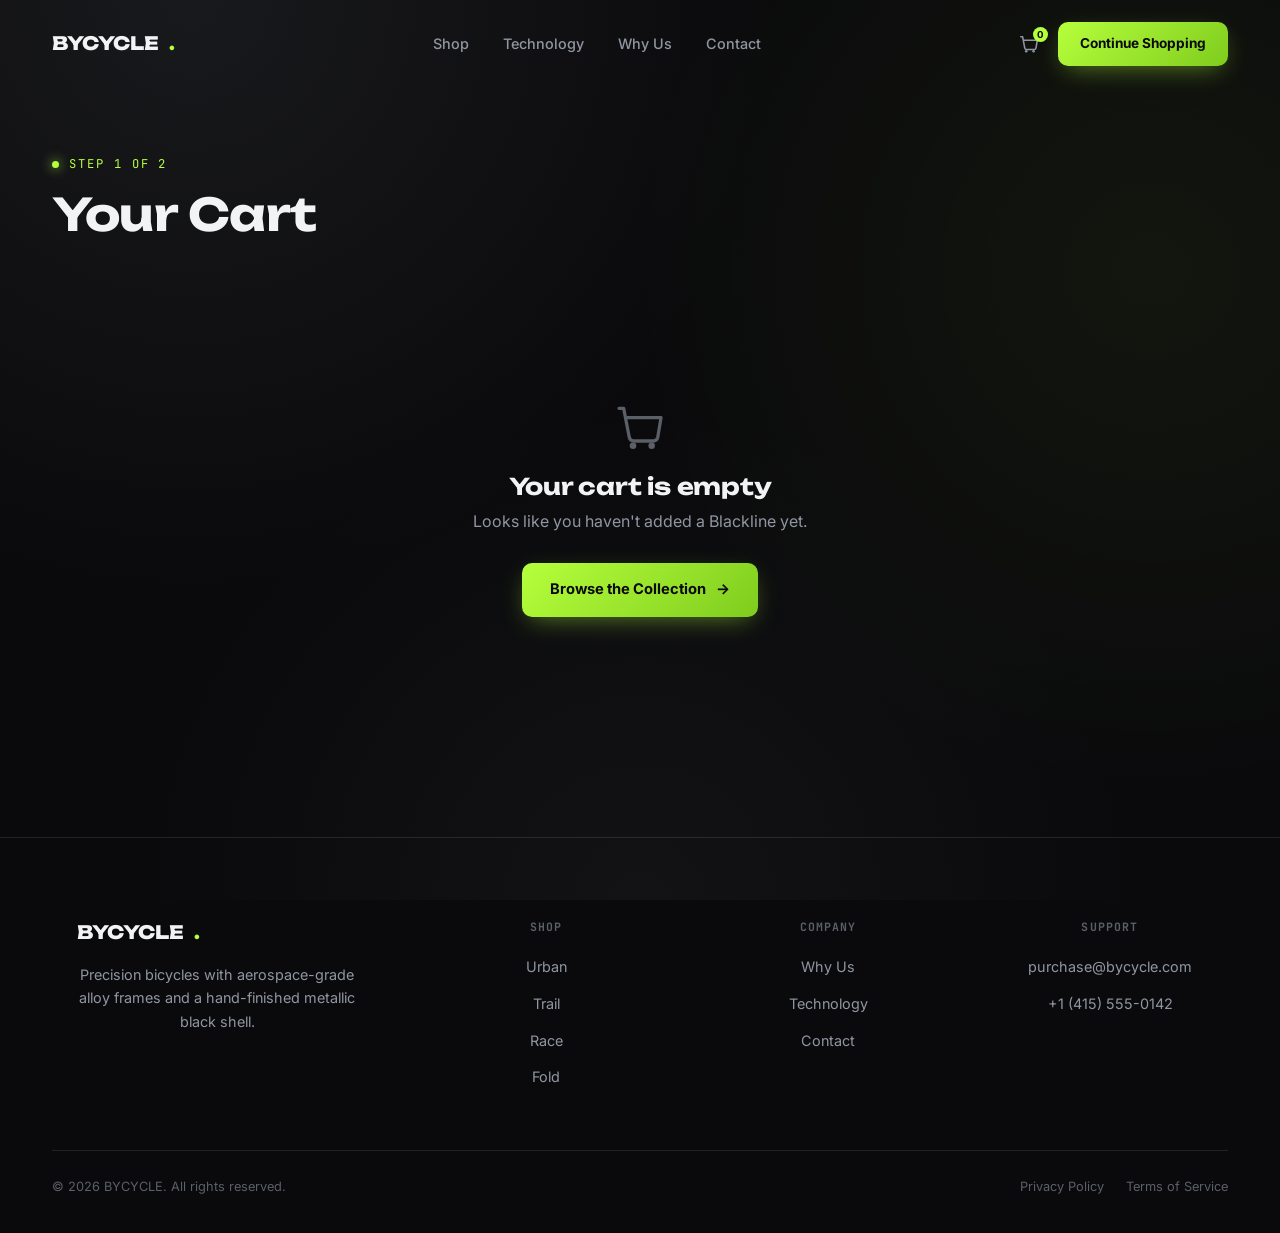
<file: cart.html>
<!DOCTYPE html>
<html lang="en">
<head>
<meta charset="UTF-8">
<meta name="viewport" content="width=device-width, initial-scale=1.0, viewport-fit=cover">
<title>Your Cart — BYCYCLE</title>
<meta name="description" content="Review your BYCYCLE order before checkout.">
<link rel="icon" href="data:image/svg+xml,%3Csvg xmlns='http://www.w3.org/2000/svg' viewBox='0 0 32 32'%3E%3Crect width='32' height='32' rx='8' fill='%230A0A0C'/%3E%3Ccircle cx='9' cy='22' r='5' stroke='%23B6FF3C' stroke-width='2' fill='none'/%3E%3Ccircle cx='23' cy='22' r='5' stroke='%23B6FF3C' stroke-width='2' fill='none'/%3E%3Cpath d='M9 22l6-11h5l3 11M15 11l3 5' stroke='%23E4E7EC' stroke-width='2' fill='none' stroke-linecap='round'/%3E%3C/svg%3E">
<link rel="preconnect" href="https://fonts.googleapis.com">
<link rel="preconnect" href="https://fonts.gstatic.com" crossorigin>
<link href="https://fonts.googleapis.com/css2?family=Unbounded:wght@500;700;800&family=Inter:wght@400;500;600;700&family=JetBrains+Mono:wght@400;500&display=swap" rel="stylesheet">
<link rel="stylesheet" href="style.css">
<style>
.cart-hero{padding:150px 0 40px;}
.cart-layout{display:grid;grid-template-columns:1.6fr 1fr;gap:48px;align-items:start;padding-bottom:120px;}
.cart-items{border-top:1px solid var(--border);}
.cart-row{display:grid;grid-template-columns:70px 1fr auto auto auto;gap:20px;align-items:center;padding:24px 0;border-bottom:1px solid var(--border);}
.cart-thumb{width:70px;height:70px;border-radius:12px;background:var(--bg-1);border:1px solid var(--border);overflow:hidden;flex-shrink:0;}
.cart-thumb img{width:100%;height:100%;object-fit:cover;display:block;}
.cart-name{font-family:var(--font-display);font-size:1.02rem;font-weight:700;margin-bottom:4px;}
.cart-meta{font-size:.8rem;color:var(--text-dim);}
.cart-meta button{color:var(--text-dim);text-decoration:underline;margin-top:6px;font-size:.78rem;}
.cart-meta button:hover{color:#ff6b6b;}
.cart-qty{display:flex;align-items:center;border:1px solid var(--border-strong);border-radius:10px;overflow:hidden;height:38px;}
.cart-qty button{width:34px;height:100%;background:var(--surface);color:var(--text);}
.cart-qty span{width:34px;text-align:center;font-family:var(--font-mono);font-size:.85rem;}
.cart-price{font-family:var(--font-mono);font-weight:600;white-space:nowrap;}
.summary-card{border:1px solid var(--border);border-radius:18px;padding:32px;background:var(--surface);position:sticky;top:120px;}
.summary-row{display:flex;justify-content:space-between;padding:10px 0;font-size:.92rem;color:var(--text-muted);}
.summary-row.total{border-top:1px solid var(--border);margin-top:10px;padding-top:18px;font-size:1.15rem;color:var(--text);font-weight:700;font-family:var(--font-display);}
.promo-row{display:flex;gap:10px;margin:20px 0;}
.promo-row input{flex:1;padding:11px 14px;border-radius:10px;background:var(--bg-1);border:1px solid var(--border-strong);color:var(--text);font-size:.85rem;}
.empty-cart{text-align:center;padding:100px 0;}
.empty-cart svg{margin:0 auto 20px;color:var(--text-dim);}
@media (max-width:900px){
  .nav-links,.nav-cta .btn{display:none;}
  .nav-toggle{display:flex;}
  .cart-layout{grid-template-columns:1fr;}
  .cart-row{grid-template-columns:56px 1fr;grid-template-areas:"thumb name" "thumb qty" "thumb price";row-gap:10px;}
  .cart-thumb{grid-area:thumb;}
  .summary-card{position:static;}
}
</style>
</head>
<body>

<a href="#main" class="skip-link">Skip to content</a>
<div class="bg-fixed" aria-hidden="true"></div>

<header class="nav" id="nav">
  <div class="container">
    <a href="index.html" class="logo" aria-label="BYCYCLE home">BYCYCLE<span>.</span></a>
    <nav class="nav-links" aria-label="Primary">
      <a href="shop.html">Shop</a>
      <a href="index.html#tech">Technology</a>
      <a href="index.html#why">Why Us</a>
      <a href="contact.html">Contact</a>
    </nav>
    <div class="nav-cta">
      <a href="cart.html" class="cart-icon" aria-label="Cart">
        <svg width="22" height="22" viewBox="0 0 24 24" fill="none"><path d="M3 4h2l2.4 12.4a2 2 0 002 1.6h8.2a2 2 0 002-1.6L21 8H6" stroke="currentColor" stroke-width="1.7" stroke-linecap="round" stroke-linejoin="round"/><circle cx="9" cy="20" r="1.4" fill="currentColor"/><circle cx="17" cy="20" r="1.4" fill="currentColor"/></svg>
        <span class="cart-badge">0</span>
      </a>
      <a href="shop.html" class="btn btn-primary">Continue Shopping</a>
    </div>
    <button class="nav-toggle" id="navToggle" aria-label="Open menu" aria-expanded="false"><span></span></button>
  </div>
</header>

<div class="mobile-panel" id="mobilePanel">
  <a href="shop.html">Shop</a>
  <a href="index.html#tech">Technology</a>
  <a href="index.html#why">Why Us</a>
  <a href="contact.html">Contact</a>
  <a href="shop.html" class="btn btn-primary">Continue Shopping</a>
</div>

<main id="main">
  <section class="cart-hero">
    <div class="container">
      <div class="eyebrow">Step 1 of 2</div>
      <h1 style="font-size:clamp(2rem,4vw,2.8rem);">Your Cart</h1>
    </div>
  </section>

  <section style="padding-top:20px;">
    <div class="container" id="cartContainer">
      <!-- filled by JS -->
    </div>
  </section>
</main>

<footer>
  <div class="container">
    <div class="footer-top">
      <div class="footer-brand">
        <a href="index.html" class="logo">BYCYCLE<span>.</span></a>
        <p>Precision bicycles with aerospace-grade alloy frames and a hand-finished metallic black shell.</p>
      </div>
      <div class="footer-col">
        <h5>Shop</h5>
        <ul><li><a href="product.html?id=urban">Urban</a></li><li><a href="product.html?id=trail">Trail</a></li><li><a href="product.html?id=race">Race</a></li><li><a href="product.html?id=fold">Fold</a></li></ul>
      </div>
      <div class="footer-col">
        <h5>Company</h5>
        <ul><li><a href="index.html#why">Why Us</a></li><li><a href="index.html#tech">Technology</a></li><li><a href="contact.html">Contact</a></li></ul>
      </div>
      <div class="footer-col">
        <h5>Support</h5>
        <ul><li><a href="mailto:purchase@bycycle.com">purchase@bycycle.com</a></li><li><a href="tel:+14155550142">+1 (415) 555-0142</a></li></ul>
      </div>
    </div>
    <div class="footer-bottom">
      <p>© 2026 BYCYCLE. All rights reserved.</p>
      <div class="legal"><a href="#">Privacy Policy</a><a href="#">Terms of Service</a></div>
    </div>
  </div>
</footer>

<script src="catalog.js"></script>
<script src="cart.js"></script>
<script>
(function(){
  "use strict";
  var SHIPPING_THRESHOLD = 0; // free shipping always, matches product copy
  var TAX_RATE = 0.0;         // demo store — no tax engine; shown as $0.00 for clarity

  function money(n){ return '$' + n.toLocaleString(undefined, {minimumFractionDigits:2, maximumFractionDigits:2}); }

  function photoFor(id){
    var p = CATALOG[id];
    return p ? p.photo : '';
  }

  function render(){
    var items = Cart.getItems();
    var container = document.getElementById('cartContainer');

    if(items.length === 0){
      container.innerHTML =
        '<div class="empty-cart reveal in">' +
          '<svg width="56" height="56" viewBox="0 0 24 24" fill="none"><path d="M3 4h2l2.4 12.4a2 2 0 002 1.6h8.2a2 2 0 002-1.6L21 8H6" stroke="currentColor" stroke-width="1.4" stroke-linecap="round" stroke-linejoin="round"/><circle cx="9" cy="20" r="1.4" fill="currentColor"/><circle cx="17" cy="20" r="1.4" fill="currentColor"/></svg>' +
          '<h3 style="margin-bottom:10px;">Your cart is empty</h3>' +
          '<p style="margin-bottom:28px;">Looks like you haven\'t added a Blackline yet.</p>' +
          '<a href="shop.html" class="btn btn-primary">Browse the Collection <span class="btn-arrow">→</span></a>' +
        '</div>';
      return;
    }

    var rows = items.map(function(item){
      var meta = [];
      if(item.size) meta.push('Size: ' + item.size);
      if(item.color) meta.push('Finish: ' + item.color);
      return (
        '<div class="cart-row reveal in" data-key="' + item.key + '">' +
          '<div class="cart-thumb"><img src="' + photoFor(item.id) + '" alt="' + item.name + '"></div>' +
          '<div>' +
            '<div class="cart-name">' + item.name + '</div>' +
            '<div class="cart-meta">' + meta.join(' · ') + '</div>' +
            '<button type="button" class="remove-btn" data-key="' + item.key + '">Remove</button>' +
          '</div>' +
          '<div class="cart-qty">' +
            '<button type="button" class="qty-dec" data-key="' + item.key + '">−</button>' +
            '<span>' + item.qty + '</span>' +
            '<button type="button" class="qty-inc" data-key="' + item.key + '">+</button>' +
          '</div>' +
          '<div class="cart-price">' + money(item.price * item.qty) + '</div>' +
        '</div>'
      );
    }).join('');

    var subtotal = Cart.subtotal();
    var tax = subtotal * TAX_RATE;
    var total = subtotal + tax;

    container.innerHTML =
      '<div class="cart-layout">' +
        '<div class="cart-items">' + rows + '</div>' +
        '<div class="summary-card reveal in">' +
          '<h3 style="margin-bottom:20px;">Order Summary</h3>' +
          '<div class="summary-row"><span>Subtotal</span><span>' + money(subtotal) + '</span></div>' +
          '<div class="summary-row"><span>Shipping</span><span>Free</span></div>' +
          '<div class="summary-row"><span>Estimated tax</span><span>' + money(tax) + '</span></div>' +
          '<div class="summary-row total"><span>Total</span><span>' + money(total) + '</span></div>' +
          '<a href="checkout.html" class="btn btn-primary" style="width:100%;margin-top:22px;justify-content:center;">Proceed to Checkout <span class="btn-arrow">→</span></a>' +
          '<p style="font-size:.76rem;color:var(--text-dim);margin-top:14px;">Free worldwide shipping · 30-day test ride · Lifetime frame warranty</p>' +
        '</div>' +
      '</div>';

    container.querySelectorAll('.qty-inc').forEach(function(btn){
      btn.addEventListener('click', function(){
        var item = items.find(function(i){ return i.key === btn.dataset.key; });
        Cart.setQty(item.key, item.qty + 1);
        render();
      });
    });
    container.querySelectorAll('.qty-dec').forEach(function(btn){
      btn.addEventListener('click', function(){
        var item = items.find(function(i){ return i.key === btn.dataset.key; });
        Cart.setQty(item.key, item.qty - 1);
        render();
      });
    });
    container.querySelectorAll('.remove-btn').forEach(function(btn){
      btn.addEventListener('click', function(){
        Cart.removeItem(btn.dataset.key);
        render();
      });
    });
  }

  render();

  var nav = document.getElementById('nav');
  window.addEventListener('scroll', function(){ nav.classList.toggle('scrolled', window.scrollY > 30); });
  var toggle = document.getElementById('navToggle');
  var panel = document.getElementById('mobilePanel');
  toggle.addEventListener('click', function(){
    var open = panel.classList.toggle('open');
    toggle.classList.toggle('open', open);
    toggle.setAttribute('aria-expanded', open);
  });
  panel.querySelectorAll('a').forEach(function(a){
    a.addEventListener('click', function(){ panel.classList.remove('open'); toggle.classList.remove('open'); });
  });
})();
</script>
</body>
</html>
</file>
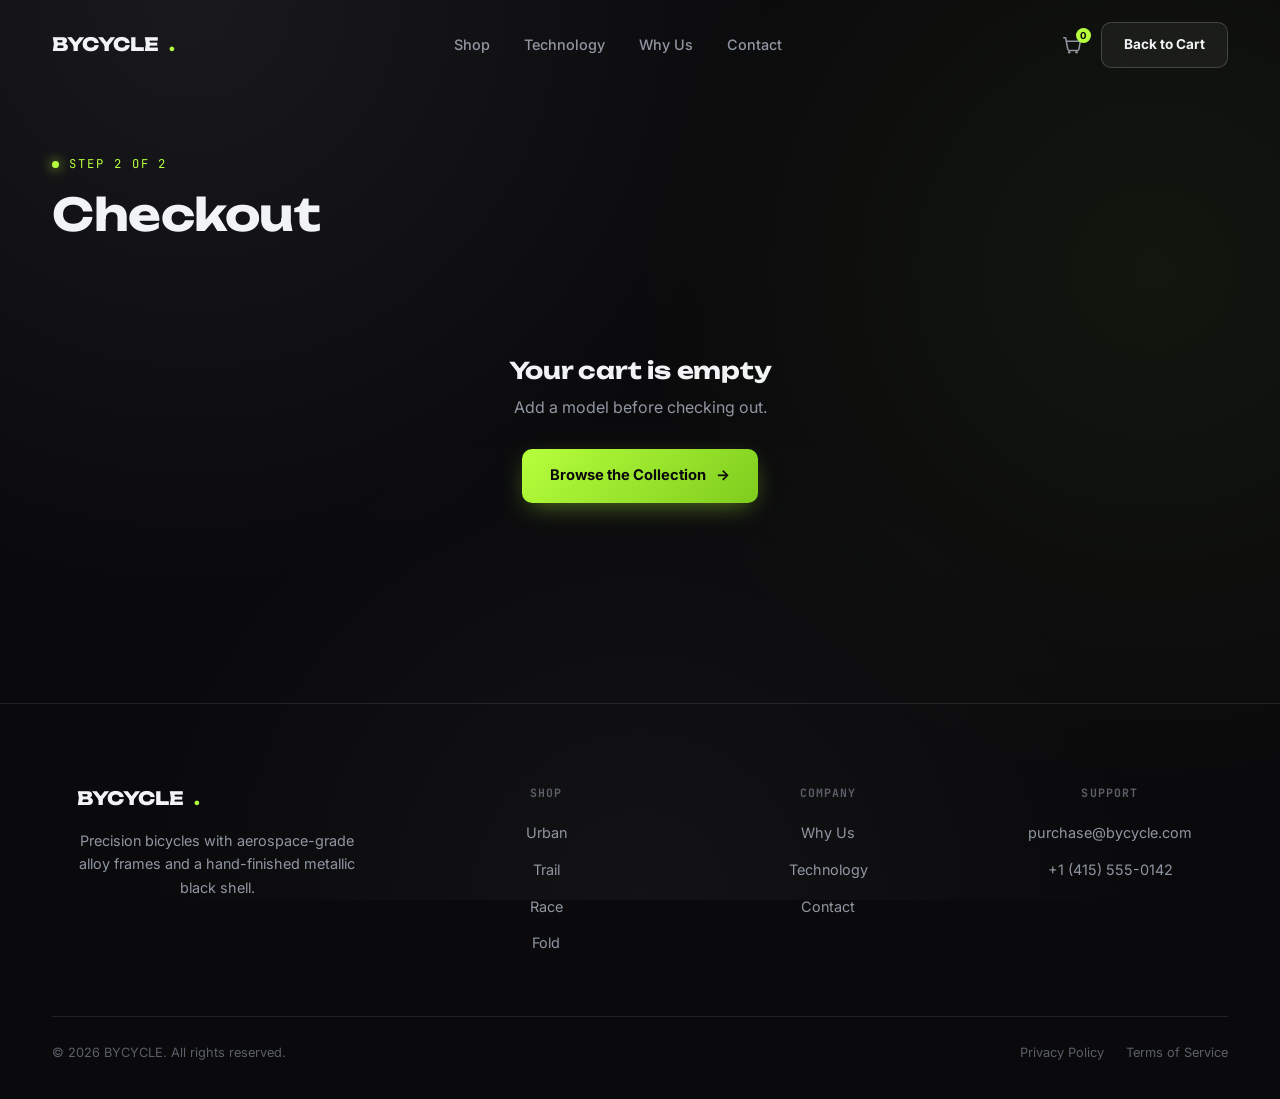
<file: checkout.html>
<!DOCTYPE html>
<html lang="en">
<head>
<meta charset="UTF-8">
<meta name="viewport" content="width=device-width, initial-scale=1.0, viewport-fit=cover">
<title>Checkout — BYCYCLE</title>
<meta name="description" content="Complete your BYCYCLE order.">
<link rel="icon" href="data:image/svg+xml,%3Csvg xmlns='http://www.w3.org/2000/svg' viewBox='0 0 32 32'%3E%3Crect width='32' height='32' rx='8' fill='%230A0A0C'/%3E%3Ccircle cx='9' cy='22' r='5' stroke='%23B6FF3C' stroke-width='2' fill='none'/%3E%3Ccircle cx='23' cy='22' r='5' stroke='%23B6FF3C' stroke-width='2' fill='none'/%3E%3Cpath d='M9 22l6-11h5l3 11M15 11l3 5' stroke='%23E4E7EC' stroke-width='2' fill='none' stroke-linecap='round'/%3E%3C/svg%3E">
<link rel="preconnect" href="https://fonts.googleapis.com">
<link rel="preconnect" href="https://fonts.gstatic.com" crossorigin>
<link href="https://fonts.googleapis.com/css2?family=Unbounded:wght@500;700;800&family=Inter:wght@400;500;600;700&family=JetBrains+Mono:wght@400;500&display=swap" rel="stylesheet">
<link rel="stylesheet" href="style.css">
<style>
.checkout-hero{padding:150px 0 30px;}
.checkout-layout{display:grid;grid-template-columns:1.5fr 1fr;gap:48px;align-items:start;padding-bottom:120px;}
.form-section{margin-bottom:36px;}
.form-section h3{font-size:1.05rem;margin-bottom:18px;display:flex;align-items:center;gap:10px;}
.form-section h3 .step-num{width:26px;height:26px;border-radius:50%;background:var(--volt);color:#0A0A0C;font-family:var(--font-mono);font-size:.78rem;display:flex;align-items:center;justify-content:center;font-weight:700;}
.form-grid{display:grid;grid-template-columns:1fr 1fr;gap:16px;}
.field{display:flex;flex-direction:column;gap:7px;margin-bottom:16px;}
.field label{font-family:var(--font-mono);font-size:.74rem;color:var(--text-dim);text-transform:uppercase;letter-spacing:.05em;}
.field input,.field select{padding:12px 14px;border-radius:10px;background:var(--surface);border:1px solid var(--border-strong);color:var(--text);font-family:var(--font-body);font-size:.9rem;}
.field input:focus,.field select:focus{outline:none;border-color:var(--volt);}
.pay-options{display:flex;flex-direction:column;gap:12px;}
.pay-option{display:flex;align-items:center;gap:12px;padding:16px 18px;border:1px solid var(--border-strong);border-radius:12px;cursor:pointer;transition:border-color .2s,background .2s;}
.pay-option:hover{border-color:var(--metal-lt);}
.pay-option.active{border-color:var(--volt);background:rgba(182,255,60,.06);}
.pay-option input{accent-color:var(--volt);}
.card-fields{display:none;grid-template-columns:1fr 1fr;gap:14px;margin-top:16px;}
.card-fields.show{display:grid;}
.demo-note{font-size:.78rem;color:var(--text-dim);margin-top:14px;padding:12px 16px;border:1px dashed var(--border-strong);border-radius:10px;}
.summary-card{border:1px solid var(--border);border-radius:18px;padding:30px;background:var(--surface);position:sticky;top:120px;}
.mini-item{display:flex;justify-content:space-between;gap:10px;font-size:.86rem;padding:10px 0;border-bottom:1px solid var(--border);color:var(--text-muted);}
.summary-row{display:flex;justify-content:space-between;padding:10px 0;font-size:.92rem;color:var(--text-muted);}
.summary-row.total{border-top:1px solid var(--border);margin-top:10px;padding-top:16px;font-size:1.1rem;color:var(--text);font-weight:700;font-family:var(--font-display);}
.success-panel{text-align:center;padding:80px 0;}
.success-panel .ring{width:80px;height:80px;border-radius:50%;background:rgba(182,255,60,.12);border:1px solid var(--volt);color:var(--volt);display:flex;align-items:center;justify-content:center;margin:0 auto 24px;}
.error-note{color:#ff6b6b;font-size:.82rem;margin-top:10px;display:none;}
.error-note.show{display:block;}
@media (max-width:900px){
  .nav-links,.nav-cta .btn{display:none;}
  .nav-toggle{display:flex;}
  .checkout-layout{grid-template-columns:1fr;}
  .form-grid,.card-fields{grid-template-columns:1fr;}
  .summary-card{position:static;}
}
</style>
</head>
<body>

<a href="#main" class="skip-link">Skip to content</a>
<div class="bg-fixed" aria-hidden="true"></div>

<header class="nav" id="nav">
  <div class="container">
    <a href="index.html" class="logo" aria-label="BYCYCLE home">BYCYCLE<span>.</span></a>
    <nav class="nav-links" aria-label="Primary">
      <a href="shop.html">Shop</a>
      <a href="index.html#tech">Technology</a>
      <a href="index.html#why">Why Us</a>
      <a href="contact.html">Contact</a>
    </nav>
    <div class="nav-cta">
      <a href="cart.html" class="cart-icon" aria-label="Cart">
        <svg width="22" height="22" viewBox="0 0 24 24" fill="none"><path d="M3 4h2l2.4 12.4a2 2 0 002 1.6h8.2a2 2 0 002-1.6L21 8H6" stroke="currentColor" stroke-width="1.7" stroke-linecap="round" stroke-linejoin="round"/><circle cx="9" cy="20" r="1.4" fill="currentColor"/><circle cx="17" cy="20" r="1.4" fill="currentColor"/></svg>
        <span class="cart-badge">0</span>
      </a>
      <a href="cart.html" class="btn btn-ghost">Back to Cart</a>
    </div>
    <button class="nav-toggle" id="navToggle" aria-label="Open menu" aria-expanded="false"><span></span></button>
  </div>
</header>

<div class="mobile-panel" id="mobilePanel">
  <a href="shop.html">Shop</a>
  <a href="index.html#tech">Technology</a>
  <a href="index.html#why">Why Us</a>
  <a href="contact.html">Contact</a>
  <a href="cart.html" class="btn btn-primary">Back to Cart</a>
</div>

<main id="main">
  <section class="checkout-hero">
    <div class="container">
      <div class="eyebrow">Step 2 of 2</div>
      <h1 style="font-size:clamp(2rem,4vw,2.8rem);">Checkout</h1>
    </div>
  </section>

  <section style="padding-top:10px;">
    <div class="container" id="checkoutContainer">
      <!-- filled by JS -->
    </div>
  </section>
</main>

<footer>
  <div class="container">
    <div class="footer-top">
      <div class="footer-brand">
        <a href="index.html" class="logo">BYCYCLE<span>.</span></a>
        <p>Precision bicycles with aerospace-grade alloy frames and a hand-finished metallic black shell.</p>
      </div>
      <div class="footer-col">
        <h5>Shop</h5>
        <ul><li><a href="product.html?id=urban">Urban</a></li><li><a href="product.html?id=trail">Trail</a></li><li><a href="product.html?id=race">Race</a></li><li><a href="product.html?id=fold">Fold</a></li></ul>
      </div>
      <div class="footer-col">
        <h5>Company</h5>
        <ul><li><a href="index.html#why">Why Us</a></li><li><a href="index.html#tech">Technology</a></li><li><a href="contact.html">Contact</a></li></ul>
      </div>
      <div class="footer-col">
        <h5>Support</h5>
        <ul><li><a href="mailto:purchase@bycycle.com">purchase@bycycle.com</a></li><li><a href="tel:+14155550142">+1 (415) 555-0142</a></li></ul>
      </div>
    </div>
    <div class="footer-bottom">
      <p>© 2026 BYCYCLE. All rights reserved.</p>
      <div class="legal"><a href="#">Privacy Policy</a><a href="#">Terms of Service</a></div>
    </div>
  </div>
</footer>

<script src="catalog.js"></script>
<script src="cart.js"></script>
<script>
(function(){
  "use strict";
  var container = document.getElementById('checkoutContainer');
  var selectedPay = 'card';

  function money(n){ return '$' + n.toLocaleString(undefined, {minimumFractionDigits:2, maximumFractionDigits:2}); }

  function renderForm(){
    var items = Cart.getItems();
    if(items.length === 0){
      container.innerHTML =
        '<div class="success-panel reveal in">' +
          '<h3 style="margin-bottom:12px;">Your cart is empty</h3>' +
          '<p style="margin-bottom:28px;">Add a model before checking out.</p>' +
          '<a href="shop.html" class="btn btn-primary">Browse the Collection <span class="btn-arrow">→</span></a>' +
        '</div>';
      return;
    }

    var subtotal = Cart.subtotal();
    var summaryItems = items.map(function(i){
      var meta = [];
      if(i.size) meta.push(i.size);
      if(i.color) meta.push(i.color);
      return '<div class="mini-item"><span>' + i.name + (meta.length ? ' (' + meta.join(', ') + ')' : '') + ' × ' + i.qty + '</span><span>' + money(i.price * i.qty) + '</span></div>';
    }).join('');

    container.innerHTML =
      '<div class="checkout-layout">' +
        '<form id="checkoutForm" novalidate>' +

          '<div class="form-section reveal in">' +
            '<h3><span class="step-num">1</span> Shipping Information</h3>' +
            '<div class="form-grid">' +
              '<div class="field"><label>Full Name</label><input type="text" name="Full Name" required></div>' +
              '<div class="field"><label>Email</label><input type="email" name="Email" required></div>' +
            '</div>' +
            '<div class="field"><label>Street Address</label><input type="text" name="Address" required></div>' +
            '<div class="form-grid">' +
              '<div class="field"><label>City</label><input type="text" name="City" required></div>' +
              '<div class="field"><label>State / Province</label><input type="text" name="State" required></div>' +
            '</div>' +
            '<div class="form-grid">' +
              '<div class="field"><label>ZIP / Postal Code</label><input type="text" name="ZIP" required></div>' +
              '<div class="field"><label>Country</label><input type="text" name="Country" value="United States" required></div>' +
            '</div>' +
            '<div class="field"><label>Phone</label><input type="tel" name="Phone" placeholder="+1 415 555 0100" required></div>' +
          '</div>' +

          '<div class="form-section reveal in">' +
            '<h3><span class="step-num">2</span> Payment Method</h3>' +
            '<div class="pay-options">' +
              '<label class="pay-option active" data-pay="card"><input type="radio" name="pay" value="Card" checked> Credit / Debit Card</label>' +
              '<label class="pay-option" data-pay="upi"><input type="radio" name="pay" value="UPI"> UPI</label>' +
              '<label class="pay-option" data-pay="cod"><input type="radio" name="pay" value="Cash on Delivery"> Cash on Delivery</label>' +
            '</div>' +
            '<div class="card-fields show" id="cardFields">' +
              '<div class="field" style="grid-column:1/-1;"><label>Card Number</label><input type="text" placeholder="4242 4242 4242 4242" maxlength="19"></div>' +
              '<div class="field"><label>Expiry</label><input type="text" placeholder="MM/YY" maxlength="5"></div>' +
              '<div class="field"><label>CVC</label><input type="text" placeholder="123" maxlength="4"></div>' +
            '</div>' +
            '<p class="demo-note">This is a portfolio demo storefront — no real payment is processed and no card data is transmitted or stored. Order details below are sent only as a lead/notification email.</p>' +
          '</div>' +

          '<button type="submit" class="btn btn-primary" id="placeOrderBtn" style="width:100%;justify-content:center;padding:16px;">Place Order — ' + money(subtotal) + ' <span class="btn-arrow">→</span></button>' +
          '<p class="error-note" id="errorNote">Something went wrong sending your order. Please check your details and try again, or email us directly.</p>' +
        '</form>' +

        '<div class="summary-card reveal in">' +
          '<h3 style="margin-bottom:18px;">Order Summary</h3>' +
          summaryItems +
          '<div class="summary-row" style="margin-top:14px;"><span>Subtotal</span><span>' + money(subtotal) + '</span></div>' +
          '<div class="summary-row"><span>Shipping</span><span>Free</span></div>' +
          '<div class="summary-row total"><span>Total</span><span>' + money(subtotal) + '</span></div>' +
        '</div>' +
      '</div>';

    document.querySelectorAll('.pay-option').forEach(function(opt){
      opt.addEventListener('click', function(){
        document.querySelectorAll('.pay-option').forEach(function(o){ o.classList.remove('active'); });
        opt.classList.add('active');
        var cardFields = document.getElementById('cardFields');
        cardFields.classList.toggle('show', opt.dataset.pay === 'card');
      });
    });

    document.getElementById('checkoutForm').addEventListener('submit', function(e){
      e.preventDefault();
      var form = e.target;
      var btn = document.getElementById('placeOrderBtn');
      var errorNote = document.getElementById('errorNote');
      errorNote.classList.remove('show');

      var fd = new FormData(form);
      var payload = {};
      fd.forEach(function(value, key){ payload[key] = value; });
      payload['_subject'] = 'New BYCYCLE order';
      payload['Order Items'] = items.map(function(i){
        return i.name + (i.size ? ' (' + i.size + (i.color ? ', ' + i.color : '') + ')' : '') + ' x' + i.qty + ' — ' + money(i.price * i.qty);
      }).join(' | ');
      payload['Order Total'] = money(subtotal);

      btn.disabled = true;
      btn.textContent = 'Placing order…';

      fetch('https://formsubmit.co/ajax/purchase@bycycle.com', {
        method: 'POST',
        headers: { 'Content-Type': 'application/json', 'Accept': 'application/json' },
        body: JSON.stringify(payload)
      })
      .then(function(res){ return res.json(); })
      .then(function(){
        Cart.clear();
        renderSuccess(payload);
      })
      .catch(function(){
        btn.disabled = false;
        btn.textContent = 'Place Order — ' + money(subtotal);
        errorNote.classList.add('show');
      });
    });
  }

  function renderSuccess(payload){
    container.innerHTML =
      '<div class="success-panel reveal in">' +
        '<div class="ring"><svg width="34" height="34" viewBox="0 0 24 24" fill="none"><path d="M4 12l6 6L20 6" stroke="currentColor" stroke-width="2.4" stroke-linecap="round" stroke-linejoin="round"/></svg></div>' +
        '<h2 style="margin-bottom:14px;">Order placed, ' + (payload['Full Name'] ? payload['Full Name'].split(' ')[0] : 'rider') + '.</h2>' +
        '<p style="max-width:440px;margin:0 auto 8px;">A confirmation has been sent to our team. You\'ll hear from us at <strong style="color:var(--text);">' + (payload['Email'] || '') + '</strong> shortly.</p>' +
        '<p style="max-width:440px;margin:0 auto 32px;font-size:.82rem;">Order total: ' + payload['Order Total'] + '</p>' +
        '<a href="shop.html" class="btn btn-primary">Continue Shopping <span class="btn-arrow">→</span></a>' +
      '</div>';
  }

  renderForm();

  var nav = document.getElementById('nav');
  window.addEventListener('scroll', function(){ nav.classList.toggle('scrolled', window.scrollY > 30); });
  var toggle = document.getElementById('navToggle');
  var panel = document.getElementById('mobilePanel');
  toggle.addEventListener('click', function(){
    var open = panel.classList.toggle('open');
    toggle.classList.toggle('open', open);
    toggle.setAttribute('aria-expanded', open);
  });
  panel.querySelectorAll('a').forEach(function(a){
    a.addEventListener('click', function(){ panel.classList.remove('open'); toggle.classList.remove('open'); });
  });
})();
</script>
</body>
</html>
</file>
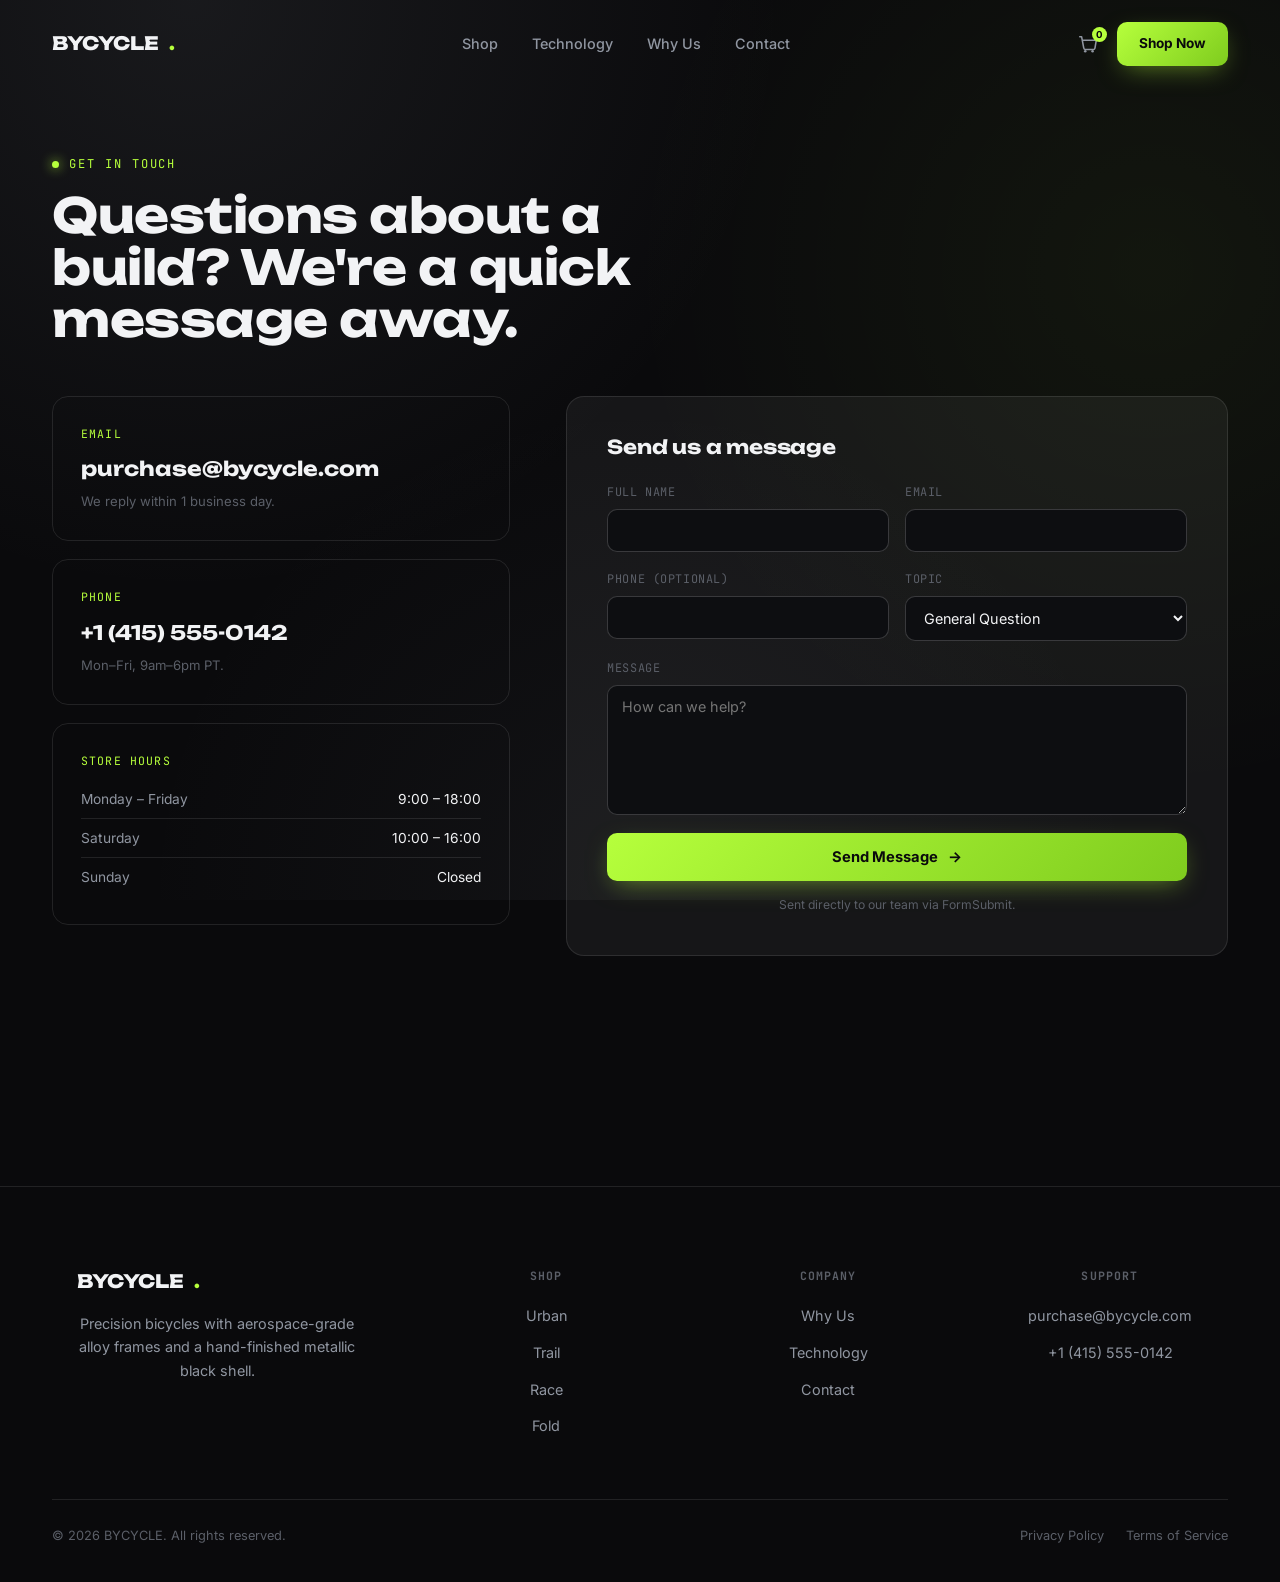
<file: contact.html>
<!DOCTYPE html>
<html lang="en">
<head>
<meta charset="UTF-8">
<meta name="viewport" content="width=device-width, initial-scale=1.0, viewport-fit=cover">
<title>Contact — BYCYCLE</title>
<meta name="description" content="Get in touch with BYCYCLE — email purchase@bycycle.com or call +1 (415) 555-0142.">
<link rel="icon" href="data:image/svg+xml,%3Csvg xmlns='http://www.w3.org/2000/svg' viewBox='0 0 32 32'%3E%3Crect width='32' height='32' rx='8' fill='%230A0A0C'/%3E%3Ccircle cx='9' cy='22' r='5' stroke='%23B6FF3C' stroke-width='2' fill='none'/%3E%3Ccircle cx='23' cy='22' r='5' stroke='%23B6FF3C' stroke-width='2' fill='none'/%3E%3Cpath d='M9 22l6-11h5l3 11M15 11l3 5' stroke='%23E4E7EC' stroke-width='2' fill='none' stroke-linecap='round'/%3E%3C/svg%3E">
<link rel="preconnect" href="https://fonts.googleapis.com">
<link rel="preconnect" href="https://fonts.gstatic.com" crossorigin>
<link href="https://fonts.googleapis.com/css2?family=Unbounded:wght@500;700;800&family=Inter:wght@400;500;600;700&family=JetBrains+Mono:wght@400;500&display=swap" rel="stylesheet">
<link rel="stylesheet" href="style.css">
<style>
.contact-hero{padding:150px 0 50px;}
.contact-layout{display:grid;grid-template-columns:0.9fr 1.3fr;gap:56px;padding-bottom:110px;align-items:start;}
.info-card{border:1px solid var(--border);border-radius:16px;padding:28px;margin-bottom:18px;}
.info-card .lbl{font-family:var(--font-mono);font-size:.72rem;color:var(--volt);text-transform:uppercase;letter-spacing:.1em;margin-bottom:10px;display:block;}
.info-card .val{font-family:var(--font-display);font-size:1.25rem;font-weight:700;}
.info-card .val a:hover{color:var(--volt);}
.info-card .sub{font-size:.82rem;color:var(--text-dim);margin-top:6px;}
.hours-row{display:flex;justify-content:space-between;font-size:.86rem;padding:8px 0;border-bottom:1px solid var(--border);color:var(--text-muted);}
.hours-row span:last-child{color:var(--text);}
.contact-form-panel{border:1px solid var(--border);border-radius:18px;padding:40px;background:var(--surface);}
.form-grid{display:grid;grid-template-columns:1fr 1fr;gap:16px;}
.field{display:flex;flex-direction:column;gap:7px;margin-bottom:18px;}
.field label{font-family:var(--font-mono);font-size:.74rem;color:var(--text-dim);text-transform:uppercase;letter-spacing:.05em;}
.field input,.field select,.field textarea{padding:12px 14px;border-radius:10px;background:var(--bg-1);border:1px solid var(--border-strong);color:var(--text);font-family:var(--font-body);font-size:.9rem;}
.field textarea{min-height:130px;resize:vertical;}
.field input:focus,.field select:focus,.field textarea:focus{outline:none;border-color:var(--volt);}
.success-msg{display:none;text-align:center;padding:40px 0;}
.success-msg.show{display:block;}
.hp{position:absolute;left:-9999px;opacity:0;}
@media (max-width:900px){
  .nav-links,.nav-cta .btn{display:none;}
  .nav-toggle{display:flex;}
  .contact-layout{grid-template-columns:1fr;}
  .form-grid{grid-template-columns:1fr;}
}
</style>
</head>
<body>

<a href="#main" class="skip-link">Skip to content</a>
<div class="bg-fixed" aria-hidden="true"></div>

<header class="nav" id="nav">
  <div class="container">
    <a href="index.html" class="logo" aria-label="BYCYCLE home">BYCYCLE<span>.</span></a>
    <nav class="nav-links" aria-label="Primary">
      <a href="shop.html">Shop</a>
      <a href="index.html#tech">Technology</a>
      <a href="index.html#why">Why Us</a>
      <a href="contact.html">Contact</a>
    </nav>
    <div class="nav-cta">
      <a href="cart.html" class="cart-icon" aria-label="Cart">
        <svg width="22" height="22" viewBox="0 0 24 24" fill="none"><path d="M3 4h2l2.4 12.4a2 2 0 002 1.6h8.2a2 2 0 002-1.6L21 8H6" stroke="currentColor" stroke-width="1.7" stroke-linecap="round" stroke-linejoin="round"/><circle cx="9" cy="20" r="1.4" fill="currentColor"/><circle cx="17" cy="20" r="1.4" fill="currentColor"/></svg>
        <span class="cart-badge">0</span>
      </a>
      <a href="shop.html" class="btn btn-primary">Shop Now</a>
    </div>
    <button class="nav-toggle" id="navToggle" aria-label="Open menu" aria-expanded="false"><span></span></button>
  </div>
</header>

<div class="mobile-panel" id="mobilePanel">
  <a href="shop.html">Shop</a>
  <a href="index.html#tech">Technology</a>
  <a href="index.html#why">Why Us</a>
  <a href="contact.html">Contact</a>
  <a href="shop.html" class="btn btn-primary">Shop Now</a>
</div>

<main id="main">
  <section class="contact-hero">
    <div class="container">
      <div class="eyebrow">Get in touch</div>
      <h1 style="font-size:clamp(2rem,4.2vw,3rem);max-width:600px;">Questions about a build? We're a quick message away.</h1>
    </div>
  </section>

  <section style="padding-top:0;">
    <div class="container contact-layout">
      <div class="reveal in">
        <div class="info-card">
          <span class="lbl">Email</span>
          <div class="val"><a href="mailto:purchase@bycycle.com">purchase@bycycle.com</a></div>
          <p class="sub">We reply within 1 business day.</p>
        </div>
        <div class="info-card">
          <span class="lbl">Phone</span>
          <div class="val"><a href="tel:+14155550142">+1 (415) 555-0142</a></div>
          <p class="sub">Mon–Fri, 9am–6pm PT.</p>
        </div>
        <div class="info-card">
          <span class="lbl">Store Hours</span>
          <div class="hours-row"><span>Monday – Friday</span><span>9:00 – 18:00</span></div>
          <div class="hours-row"><span>Saturday</span><span>10:00 – 16:00</span></div>
          <div class="hours-row" style="border-bottom:none;"><span>Sunday</span><span>Closed</span></div>
        </div>
      </div>

      <div class="reveal in">
        <div class="contact-form-panel">
          <h3 style="margin-bottom:26px;font-size:1.2rem;">Send us a message</h3>

          <form id="contactForm" action="https://formsubmit.co/purchase@bycycle.com" method="POST">
            <input type="hidden" name="_subject" value="New BYCYCLE contact form submission">
            <input type="hidden" name="_template" value="table">
            <input type="hidden" name="_captcha" value="false">
            <input type="hidden" name="_next" value="thankyou.html">
            <input type="text" name="_honey" class="hp" tabindex="-1" autocomplete="off">

            <div class="form-grid">
              <div class="field"><label>Full Name</label><input type="text" name="Name" required></div>
              <div class="field"><label>Email</label><input type="email" name="Email" required></div>
            </div>
            <div class="form-grid">
              <div class="field"><label>Phone (optional)</label><input type="tel" name="Phone"></div>
              <div class="field">
                <label>Topic</label>
                <select name="Topic">
                  <option>General Question</option>
                  <option>Order Status</option>
                  <option>Warranty Claim</option>
                  <option>Wholesale / Partnership</option>
                </select>
              </div>
            </div>
            <div class="field"><label>Message</label><textarea name="Message" required placeholder="How can we help?"></textarea></div>

            <button type="submit" class="btn btn-primary" style="width:100%;justify-content:center;padding:15px;">Send Message <span class="btn-arrow">→</span></button>
            <p style="font-size:.76rem;color:var(--text-dim);margin-top:14px;text-align:center;">Sent directly to our team via FormSubmit.</p>
          </form>

          <div class="success-msg" id="successMsg">
            <h3 style="margin-bottom:10px;">Message sent.</h3>
            <p>Thanks for reaching out — we'll get back to you shortly.</p>
          </div>
        </div>
      </div>
    </div>
  </section>
</main>

<footer>
  <div class="container">
    <div class="footer-top">
      <div class="footer-brand">
        <a href="index.html" class="logo">BYCYCLE<span>.</span></a>
        <p>Precision bicycles with aerospace-grade alloy frames and a hand-finished metallic black shell.</p>
      </div>
      <div class="footer-col">
        <h5>Shop</h5>
        <ul><li><a href="product.html?id=urban">Urban</a></li><li><a href="product.html?id=trail">Trail</a></li><li><a href="product.html?id=race">Race</a></li><li><a href="product.html?id=fold">Fold</a></li></ul>
      </div>
      <div class="footer-col">
        <h5>Company</h5>
        <ul><li><a href="index.html#why">Why Us</a></li><li><a href="index.html#tech">Technology</a></li><li><a href="contact.html">Contact</a></li></ul>
      </div>
      <div class="footer-col">
        <h5>Support</h5>
        <ul><li><a href="mailto:purchase@bycycle.com">purchase@bycycle.com</a></li><li><a href="tel:+14155550142">+1 (415) 555-0142</a></li></ul>
      </div>
    </div>
    <div class="footer-bottom">
      <p>© 2026 BYCYCLE. All rights reserved.</p>
      <div class="legal"><a href="#">Privacy Policy</a><a href="#">Terms of Service</a></div>
    </div>
  </div>
</footer>

<script src="cart.js"></script>
<script>
(function(){
  "use strict";
  var nav = document.getElementById('nav');
  window.addEventListener('scroll', function(){ nav.classList.toggle('scrolled', window.scrollY > 30); });
  var toggle = document.getElementById('navToggle');
  var panel = document.getElementById('mobilePanel');
  toggle.addEventListener('click', function(){
    var open = panel.classList.toggle('open');
    toggle.classList.toggle('open', open);
    toggle.setAttribute('aria-expanded', open);
  });
  panel.querySelectorAll('a').forEach(function(a){
    a.addEventListener('click', function(){ panel.classList.remove('open'); toggle.classList.remove('open'); });
  });

  document.getElementById('contactForm').addEventListener('submit', function(e){
    e.preventDefault();
    var form = e.target;
    var btn = form.querySelector('button[type="submit"]');
    var fd = new FormData(form);
    var payload = {};
    fd.forEach(function(v,k){ payload[k] = v; });
    btn.disabled = true;
    btn.textContent = 'Sending…';
    fetch('https://formsubmit.co/ajax/purchase@bycycle.com', {
      method: 'POST',
      headers: { 'Content-Type': 'application/json', 'Accept': 'application/json' },
      body: JSON.stringify(payload)
    })
    .then(function(res){ return res.json(); })
    .then(function(){
      window.location.href = 'thankyou.html';
    })
    .catch(function(){
      btn.disabled = false;
      btn.textContent = 'Send Message';
      alert('Something went wrong sending your message. Please try again or email us directly.');
    });
  });
})();
</script>
</body>
</html>
</file>
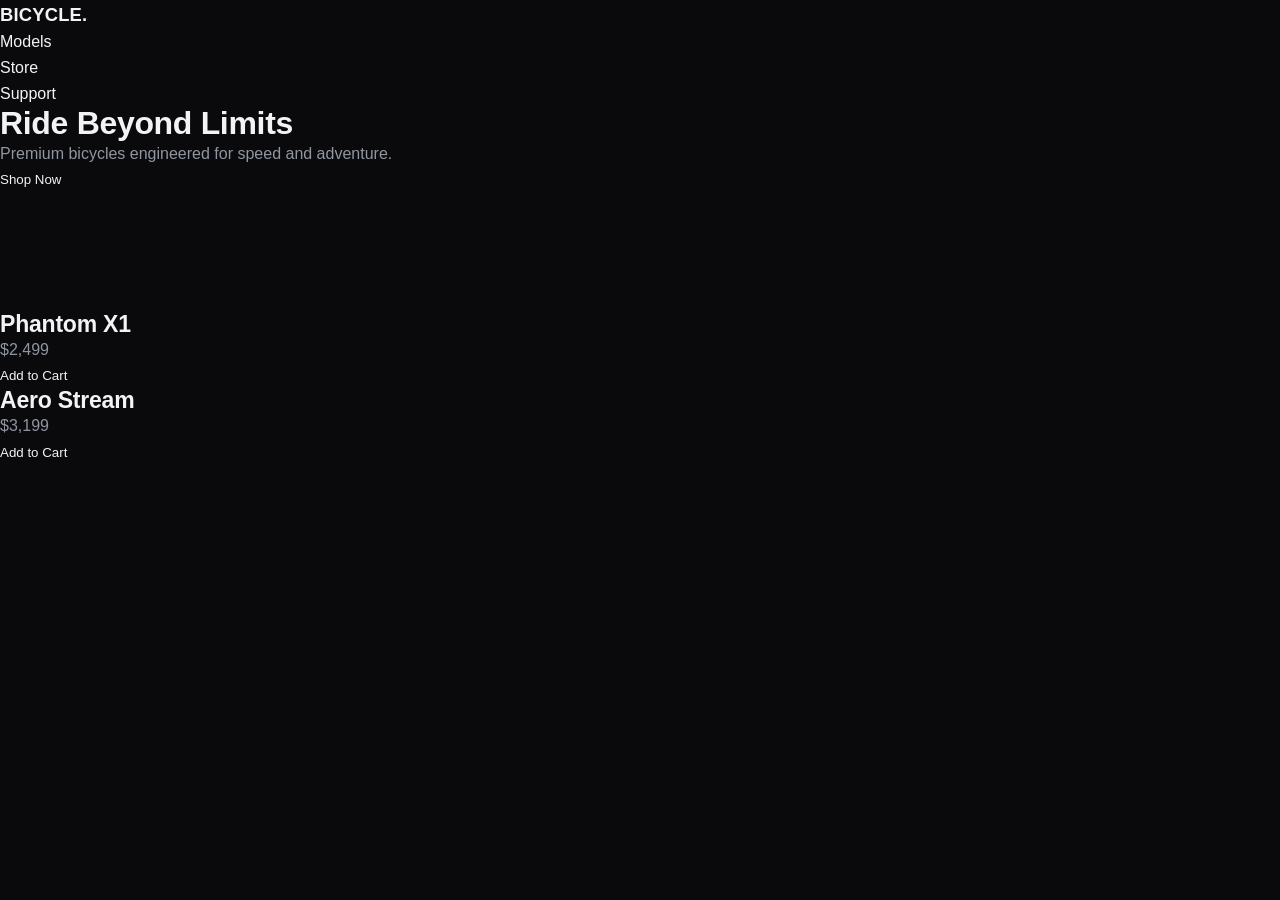
<file: gemini-code-1782929789280.html>
<!DOCTYPE html>
<html lang="en">
<head>
    <meta charset="UTF-8">
    <meta name="viewport" content="width=device-width, initial-scale=1.0">
    <title>Bicycle Premium Store</title>
    <link rel="stylesheet" href="style.css">
</head>
<body class="dark-theme">
    <nav>
        <div class="logo">BICYCLE.</div>
        <ul>
            <li><a href="#">Models</a></li>
            <li><a href="#">Store</a></li>
            <li><a href="#">Support</a></li>
        </ul>
    </nav>

    <header>
        <h1>Ride Beyond Limits</h1>
        <p>Premium bicycles engineered for speed and adventure.</p>
        <button class="cta">Shop Now</button>
    </header>

    <section class="products">
        <div class="card">
            <h3>Phantom X1</h3>
            <p>$2,499</p>
            <button>Add to Cart</button>
        </div>
        <div class="card">
            <h3>Aero Stream</h3>
            <p>$3,199</p>
            <button>Add to Cart</button>
        </div>
    </section>
</body>
</html>
</file>
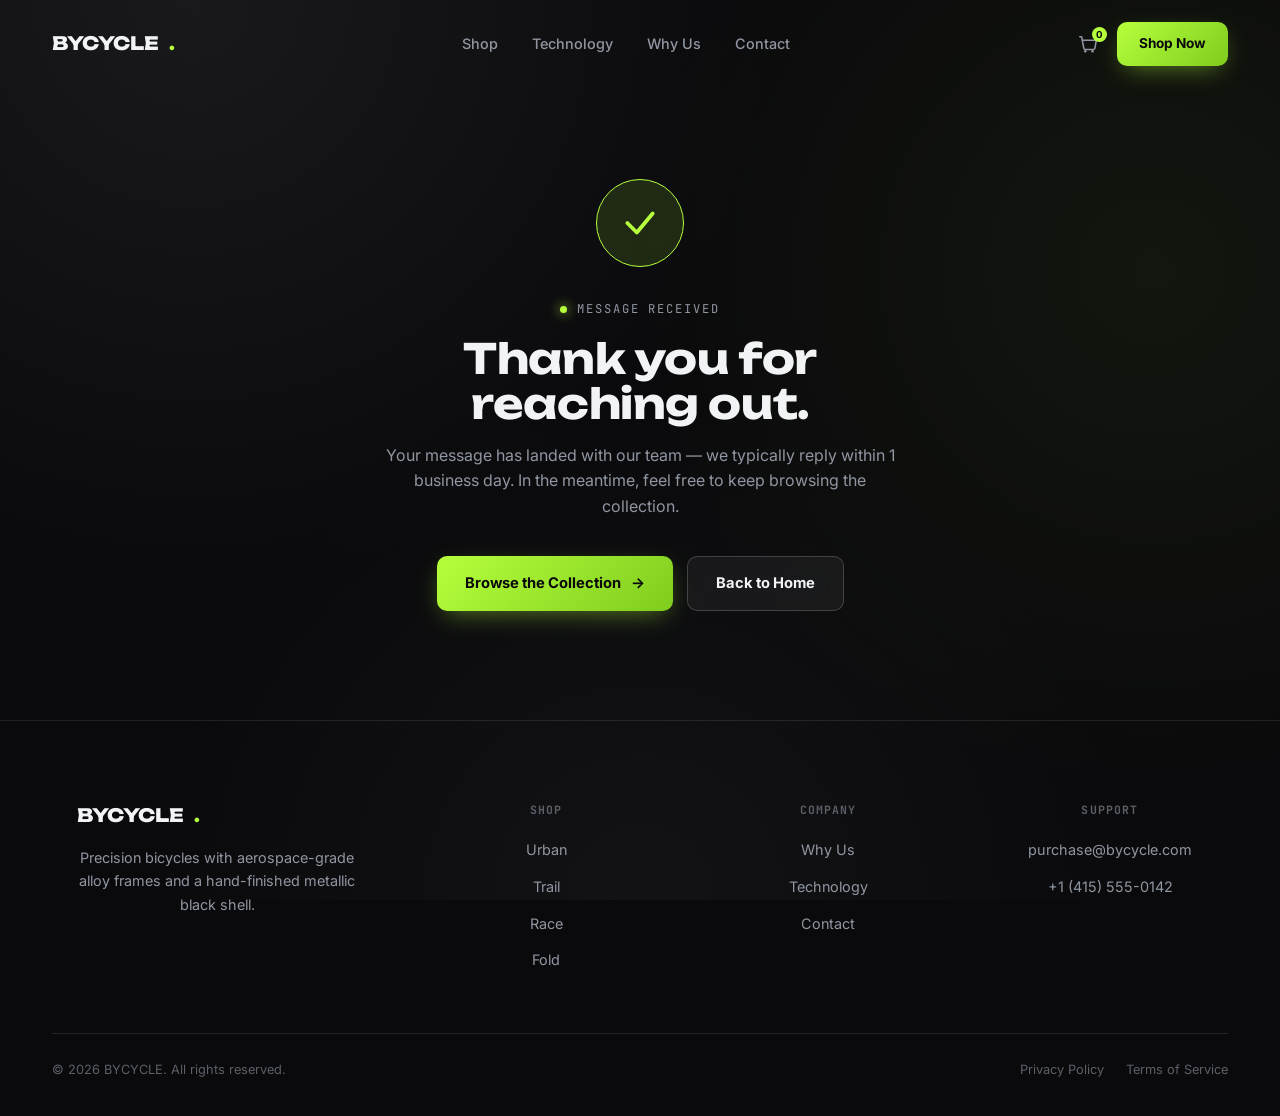
<file: thankyou.html>
<!DOCTYPE html>
<html lang="en">
<head>
<meta charset="UTF-8">
<meta name="viewport" content="width=device-width, initial-scale=1.0, viewport-fit=cover">
<title>Thank You — BYCYCLE</title>
<meta name="description" content="Thanks for reaching out to BYCYCLE. We've received your message and will be in touch shortly.">
<meta name="robots" content="noindex">
<link rel="icon" href="data:image/svg+xml,%3Csvg xmlns='http://www.w3.org/2000/svg' viewBox='0 0 32 32'%3E%3Crect width='32' height='32' rx='8' fill='%230A0A0C'/%3E%3Ccircle cx='9' cy='22' r='5' stroke='%23B6FF3C' stroke-width='2' fill='none'/%3E%3Ccircle cx='23' cy='22' r='5' stroke='%23B6FF3C' stroke-width='2' fill='none'/%3E%3Cpath d='M9 22l6-11h5l3 11M15 11l3 5' stroke='%23E4E7EC' stroke-width='2' fill='none' stroke-linecap='round'/%3E%3C/svg%3E">
<link rel="preconnect" href="https://fonts.googleapis.com">
<link rel="preconnect" href="https://fonts.gstatic.com" crossorigin>
<link href="https://fonts.googleapis.com/css2?family=Unbounded:wght@500;700;800&family=Inter:wght@400;500;600;700&family=JetBrains+Mono:wght@400;500&display=swap" rel="stylesheet">
<link rel="stylesheet" href="style.css">
<style>
.thanks-hero{min-height:80vh;display:flex;align-items:center;justify-content:center;padding:150px 0 80px;}
.thanks-panel{text-align:center;max-width:520px;margin:0 auto;}
.thanks-ring{width:88px;height:88px;border-radius:50%;background:rgba(182,255,60,.12);border:1px solid var(--volt);color:var(--volt);display:flex;align-items:center;justify-content:center;margin:0 auto 28px;}
.thanks-panel h1{font-size:clamp(1.8rem,3.6vw,2.6rem);margin-bottom:16px;}
.thanks-panel p{color:var(--text-muted);margin-bottom:36px;}
.thanks-actions{display:flex;gap:14px;justify-content:center;flex-wrap:wrap;}
</style>
</head>
<body>

<div class="bg-fixed" aria-hidden="true"></div>

<header class="nav" id="nav">
  <div class="container">
    <a href="index.html" class="logo" aria-label="BYCYCLE home">BYCYCLE<span>.</span></a>
    <nav class="nav-links" aria-label="Primary">
      <a href="shop.html">Shop</a>
      <a href="index.html#tech">Technology</a>
      <a href="index.html#why">Why Us</a>
      <a href="contact.html">Contact</a>
    </nav>
    <div class="nav-cta">
      <a href="cart.html" class="cart-icon" aria-label="Cart">
        <svg width="22" height="22" viewBox="0 0 24 24" fill="none"><path d="M3 4h2l2.4 12.4a2 2 0 002 1.6h8.2a2 2 0 002-1.6L21 8H6" stroke="currentColor" stroke-width="1.7" stroke-linecap="round" stroke-linejoin="round"/><circle cx="9" cy="20" r="1.4" fill="currentColor"/><circle cx="17" cy="20" r="1.4" fill="currentColor"/></svg>
        <span class="cart-badge">0</span>
      </a>
      <a href="shop.html" class="btn btn-primary">Shop Now</a>
    </div>
    <button class="nav-toggle" id="navToggle" aria-label="Open menu" aria-expanded="false"><span></span></button>
  </div>
</header>

<div class="mobile-panel" id="mobilePanel">
  <a href="shop.html">Shop</a>
  <a href="index.html#tech">Technology</a>
  <a href="index.html#why">Why Us</a>
  <a href="contact.html">Contact</a>
  <a href="shop.html" class="btn btn-primary">Shop Now</a>
</div>

<main>
  <section class="thanks-hero">
    <div class="container">
      <div class="thanks-panel reveal in">
        <div class="thanks-ring">
          <svg width="38" height="38" viewBox="0 0 24 24" fill="none"><path d="M4 12l6 6L20 6" stroke="currentColor" stroke-width="2.4" stroke-linecap="round" stroke-linejoin="round"/></svg>
        </div>
        <p class="eyebrow" style="justify-content:center;margin-bottom:18px;">Message received</p>
        <h1>Thank you for reaching out.</h1>
        <p>Your message has landed with our team — we typically reply within 1 business day. In the meantime, feel free to keep browsing the collection.</p>
        <div class="thanks-actions">
          <a href="shop.html" class="btn btn-primary">Browse the Collection <span class="btn-arrow">→</span></a>
          <a href="index.html" class="btn btn-ghost">Back to Home</a>
        </div>
      </div>
    </div>
  </section>
</main>

<footer>
  <div class="container">
    <div class="footer-top">
      <div class="footer-brand">
        <a href="index.html" class="logo">BYCYCLE<span>.</span></a>
        <p>Precision bicycles with aerospace-grade alloy frames and a hand-finished metallic black shell.</p>
      </div>
      <div class="footer-col">
        <h5>Shop</h5>
        <ul><li><a href="product.html?id=urban">Urban</a></li><li><a href="product.html?id=trail">Trail</a></li><li><a href="product.html?id=race">Race</a></li><li><a href="product.html?id=fold">Fold</a></li></ul>
      </div>
      <div class="footer-col">
        <h5>Company</h5>
        <ul><li><a href="index.html#why">Why Us</a></li><li><a href="index.html#tech">Technology</a></li><li><a href="contact.html">Contact</a></li></ul>
      </div>
      <div class="footer-col">
        <h5>Support</h5>
        <ul><li><a href="mailto:purchase@bycycle.com">purchase@bycycle.com</a></li><li><a href="tel:+14155550142">+1 (415) 555-0142</a></li></ul>
      </div>
    </div>
    <div class="footer-bottom">
      <p>© 2026 BYCYCLE. All rights reserved.</p>
      <div class="legal"><a href="#">Privacy Policy</a><a href="#">Terms of Service</a></div>
    </div>
  </div>
</footer>

<script src="cart.js"></script>
<script>
(function(){
  "use strict";
  var nav = document.getElementById('nav');
  window.addEventListener('scroll', function(){ nav.classList.toggle('scrolled', window.scrollY > 30); });
  var toggle = document.getElementById('navToggle');
  var panel = document.getElementById('mobilePanel');
  toggle.addEventListener('click', function(){
    var open = panel.classList.toggle('open');
    toggle.classList.toggle('open', open);
    toggle.setAttribute('aria-expanded', open);
  });
  panel.querySelectorAll('a').forEach(function(a){
    a.addEventListener('click', function(){ panel.classList.remove('open'); toggle.classList.remove('open'); });
  });
})();
</script>
</body>
</html>
</file>
<file: style.css>
:root{
  --bg:#0A0A0C;
  --bg-1:#0D0E11;
  --surface:rgba(255,255,255,0.05);
  --surface-2:rgba(255,255,255,0.08);
  --border:rgba(255,255,255,0.10);
  --border-strong:rgba(255,255,255,0.18);
  --metal-lt:#E4E7EC;
  --metal-mid:#9AA0AC;
  --metal-dk:#43464C;
  --volt:#B6FF3C;
  --volt-dim:#7FCC1E;
  --text:#F2F3F5;
  --text-muted:#9096A1;
  --text-dim:#5B5F68;
  --font-display:'Unbounded', sans-serif;
  --font-body:'Inter', sans-serif;
  --font-mono:'JetBrains Mono', monospace;
  --ease:cubic-bezier(.16,.84,.44,1);
  --container:1240px;
}
*{margin:0;padding:0;box-sizing:border-box;}
html{scroll-behavior:smooth;}
html,body{background:var(--bg);color:var(--text);}
body{font-family:var(--font-body);font-size:16px;line-height:1.6;overflow-x:hidden;-webkit-font-smoothing:antialiased;}
img,svg{display:block;max-width:100%;}
a{color:inherit;text-decoration:none;}
button{font-family:inherit;cursor:pointer;border:none;background:none;color:inherit;}
ul{list-style:none;}
.container{max-width:var(--container);margin:0 auto;padding:0 32px;}
::selection{background:var(--volt);color:#0A0A0C;}
:focus-visible{outline:2px solid var(--volt);outline-offset:3px;border-radius:4px;}
.skip-link{position:absolute;left:-9999px;top:0;background:var(--volt);color:#0A0A0C;padding:10px 18px;border-radius:8px;z-index:999;font-weight:700;}
.skip-link:focus{left:16px;top:16px;}

.bg-fixed{
  position:fixed;inset:0;z-index:0;pointer-events:none;
  background:
    radial-gradient(circle at 15% 0%, rgba(154,160,172,0.10), transparent 42%),
    radial-gradient(circle at 90% 30%, rgba(182,255,60,0.05), transparent 40%),
    radial-gradient(circle at 50% 100%, rgba(154,160,172,0.06), transparent 45%),
    var(--bg);
}
#bike-canvas{position:fixed;top:0;left:0;width:100vw;height:100vh;z-index:1;pointer-events:none;}

h1,h2,h3,h4{font-family:var(--font-display);font-weight:700;letter-spacing:-0.01em;line-height:1.08;color:var(--text);}
h2{font-size:clamp(2rem,4vw,3rem);}
h3{font-size:clamp(1.2rem,1.8vw,1.5rem);}
p{color:var(--text-muted);}
.eyebrow{font-family:var(--font-mono);font-size:.76rem;letter-spacing:.16em;text-transform:uppercase;color:var(--volt);display:inline-flex;align-items:center;gap:10px;margin-bottom:16px;}
.eyebrow::before{content:'';width:7px;height:7px;border-radius:50%;background:var(--volt);box-shadow:0 0 12px var(--volt);}
.section-head{max-width:640px;margin:0 auto 52px;text-align:center;}
.section-head p{font-size:1.02rem;margin-top:14px;}
.mono{font-family:var(--font-mono);}

.btn{display:inline-flex;align-items:center;justify-content:center;gap:10px;padding:15px 28px;border-radius:10px;font-weight:700;font-size:.92rem;transition:transform .35s var(--ease), box-shadow .35s var(--ease), background .3s, border-color .3s;white-space:nowrap;}
.btn-primary{background:linear-gradient(135deg,var(--volt),var(--volt-dim));color:#0A0A0C;box-shadow:0 8px 26px -8px rgba(182,255,60,.5);}
.btn-primary:hover{transform:translateY(-2px);box-shadow:0 14px 34px -8px rgba(182,255,60,.7);}
.btn-ghost{background:var(--surface);border:1px solid var(--border-strong);color:var(--text);backdrop-filter:blur(10px);}
.btn-ghost:hover{background:var(--surface-2);border-color:var(--metal-lt);transform:translateY(-2px);}
.btn-arrow{transition:transform .3s var(--ease);}
.btn:hover .btn-arrow{transform:translateX(4px);}

.nav{position:fixed;top:0;left:0;right:0;z-index:100;padding:22px 0;transition:padding .4s var(--ease), background .4s var(--ease), border-color .4s var(--ease);border-bottom:1px solid transparent;}
.nav.scrolled{padding:14px 0;background:rgba(10,10,12,0.85);backdrop-filter:blur(10px);border-bottom:1px solid var(--border);}
.nav .container{display:flex;align-items:center;justify-content:space-between;}
.logo{display:flex;align-items:center;gap:10px;font-family:var(--font-display);font-weight:800;font-size:1.15rem;letter-spacing:.01em;}
.logo span{color:var(--volt);}
.nav-links{display:flex;align-items:center;gap:34px;}
.nav-links a{font-size:.9rem;color:var(--text-muted);font-weight:500;position:relative;padding:4px 0;transition:color .25s;}
.nav-links a::after{content:'';position:absolute;bottom:-2px;left:0;height:1px;width:0;background:var(--volt);transition:width .3s var(--ease);}
.nav-links a:hover{color:var(--text);}
.nav-links a:hover::after{width:100%;}
.nav-cta{display:flex;align-items:center;gap:18px;}
.cart-icon{position:relative;width:22px;height:22px;color:var(--text-muted);transition:color .25s;}
.cart-icon:hover{color:var(--volt);}
.cart-badge{position:absolute;top:-6px;right:-8px;background:var(--volt);color:#0A0A0C;font-size:.6rem;font-weight:700;border-radius:50%;width:15px;height:15px;display:flex;align-items:center;justify-content:center;}
.nav-cta .btn{padding:11px 22px;font-size:.85rem;}
.nav-toggle{display:none;width:40px;height:40px;border-radius:10px;background:var(--surface);border:1px solid var(--border);align-items:center;justify-content:center;}
.nav-toggle span,.nav-toggle span::before,.nav-toggle span::after{content:'';display:block;width:18px;height:1.6px;background:var(--text);position:relative;transition:.3s;}
.nav-toggle span::before{position:absolute;top:-6px;}
.nav-toggle span::after{position:absolute;top:6px;}
.nav-toggle.open span{background:transparent;}
.nav-toggle.open span::before{transform:rotate(45deg);top:0;}
.nav-toggle.open span::after{transform:rotate(-45deg);top:0;}
.mobile-panel{position:fixed;inset:0;background:rgba(8,8,10,0.98);backdrop-filter:blur(14px);z-index:99;display:flex;flex-direction:column;align-items:center;justify-content:center;gap:26px;opacity:0;visibility:hidden;transition:opacity .35s var(--ease);}
.mobile-panel.open{opacity:1;visibility:visible;}
.mobile-panel a{font-family:var(--font-display);font-size:1.5rem;font-weight:700;}

section{position:relative;z-index:2;padding:120px 0;}
.section-alt{background:linear-gradient(180deg, transparent, rgba(255,255,255,0.015), transparent);}

.reveal{opacity:0;transform:translateY(34px);transition:opacity .9s var(--ease), transform .9s var(--ease);}
.reveal.in{opacity:1;transform:translateY(0);}
.reveal-scale{opacity:0;transform:scale(.94);transition:opacity .9s var(--ease), transform .9s var(--ease);}
.reveal-scale.in{opacity:1;transform:scale(1);}
.stagger .reveal:nth-child(1){transition-delay:.05s;}
.stagger .reveal:nth-child(2){transition-delay:.14s;}
.stagger .reveal:nth-child(3){transition-delay:.23s;}
.stagger .reveal:nth-child(4){transition-delay:.32s;}
.stagger .reveal:nth-child(5){transition-delay:.41s;}
.stagger .reveal:nth-child(6){transition-delay:.5s;}

.glass{background:var(--surface);border:1px solid var(--border);border-radius:18px;backdrop-filter:blur(10px);position:relative;text-align:center;}

/* HERO */
.hero{position:relative;min-height:100vh;display:flex;align-items:center;padding:150px 0 100px;text-align:center;}
.hero .container{position:relative;z-index:2;display:flex;flex-direction:column;align-items:center;}
.hero-tag{display:inline-flex;align-items:center;gap:10px;padding:8px 16px;border-radius:100px;background:var(--surface);border:1px solid var(--border-strong);backdrop-filter:blur(8px);font-family:var(--font-mono);font-size:.76rem;color:var(--text-muted);margin-bottom:26px;}
.hero-tag .dot{width:6px;height:6px;border-radius:50%;background:var(--volt);box-shadow:0 0 10px var(--volt);}
.hero h1{font-size:clamp(2.4rem,6vw,4.6rem);max-width:820px;margin-bottom:24px;}
.hero h1 em{font-style:normal;background:linear-gradient(100deg,var(--metal-lt),var(--volt));-webkit-background-clip:text;background-clip:text;color:transparent;}
.hero-sub{font-size:clamp(1rem,1.3vw,1.18rem);max-width:540px;margin:0 auto 38px;}
.hero-actions{display:flex;gap:16px;flex-wrap:wrap;justify-content:center;margin-bottom:56px;}
.hero-meta{display:flex;gap:44px;flex-wrap:wrap;justify-content:center;}
.hero-meta div{display:flex;flex-direction:column;gap:4px;align-items:center;}
.hero-meta .num{font-family:var(--font-display);font-size:1.6rem;font-weight:700;}
.hero-meta .lbl{font-family:var(--font-mono);font-size:.7rem;color:var(--text-dim);letter-spacing:.08em;text-transform:uppercase;}
.hero-note{margin-top:220px;font-family:var(--font-mono);font-size:.72rem;color:var(--text-dim);}
.scroll-cue{position:absolute;bottom:34px;left:50%;transform:translateX(-50%);z-index:2;display:flex;flex-direction:column;align-items:center;gap:10px;color:var(--text-dim);font-family:var(--font-mono);font-size:.68rem;letter-spacing:.12em;text-transform:uppercase;}
.scroll-cue .line{width:1px;height:32px;background:linear-gradient(to bottom, var(--volt), transparent);animation:cue 1.8s ease-in-out infinite;}
@keyframes cue{0%{opacity:0;transform:scaleY(.3);transform-origin:top;}50%{opacity:1;transform:scaleY(1);}100%{opacity:0;transform:scaleY(.3);transform-origin:bottom;}}

/* TRUST STRIP */
.trust-strip{padding:44px 0;border-top:1px solid var(--border);border-bottom:1px solid var(--border);}
.trust-grid{display:grid;grid-template-columns:repeat(4,1fr);gap:24px;text-align:center;}
.trust-item{display:flex;flex-direction:column;align-items:center;gap:10px;}
.trust-item svg{color:var(--volt);}
.trust-item span{font-size:.85rem;font-weight:600;color:var(--text);}

/* MODELS */
.models-grid{display:grid;grid-template-columns:repeat(4,1fr);gap:22px;}
.model-card{padding:32px 26px;display:flex;flex-direction:column;align-items:center;transition:transform .3s var(--ease), border-color .3s;}
.model-card:hover{transform:translateY(-6px);border-color:var(--border-strong);}
.model-badge{font-family:var(--font-mono);font-size:.68rem;color:var(--text-dim);letter-spacing:.08em;text-transform:uppercase;margin-bottom:14px;}
.model-svg{width:100%;height:90px;margin-bottom:20px;}
.model-photo{width:100%;height:170px;object-fit:cover;border-radius:12px;margin-bottom:20px;background:var(--bg-1);}
.photo-credit{font-size:.68rem;color:var(--text-dim);opacity:.7;margin-top:6px;}

/* --- Color customizer (product page) --- */
.color-customizer{border:1px solid var(--border);border-radius:16px;padding:26px;background:var(--surface);margin-top:8px;}
.color-customizer-head{display:flex;justify-content:space-between;align-items:center;margin-bottom:18px;}
.color-customizer-head h4{font-size:.95rem;}
.color-customizer-head .current-color-name{font-family:var(--font-mono);font-size:.78rem;color:var(--volt);}
.preview-stage{display:flex;align-items:center;justify-content:center;height:130px;border-radius:12px;background:var(--bg-1);margin-bottom:20px;}
.preview-stage svg{width:70%;height:auto;}
.preview-stage svg path,.preview-stage svg circle{transition:stroke .12s linear, fill .12s linear;}
.swatch-grid{display:grid;grid-template-columns:repeat(8,1fr);gap:10px;}
.swatch{width:100%;aspect-ratio:1/1;border-radius:8px;border:2px solid transparent;cursor:pointer;position:relative;transition:transform .15s var(--ease), border-color .15s;}
.swatch:hover,.swatch:focus-visible{transform:scale(1.12);z-index:2;}
.swatch.selected{border-color:var(--text);box-shadow:0 0 0 2px var(--bg);}
.swatch.selected::after{content:"";position:absolute;inset:0;margin:auto;width:8px;height:8px;border-radius:50%;background:#fff;mix-blend-mode:difference;}
@media (max-width:560px){.swatch-grid{grid-template-columns:repeat(6,1fr);}}
.model-card h3{margin-bottom:6px;}
.model-card p{font-size:.86rem;margin-bottom:18px;}
.model-price{font-family:var(--font-display);font-size:1.3rem;font-weight:700;color:var(--text);margin-bottom:18px;}
.model-price span{font-family:var(--font-mono);font-size:.7rem;color:var(--text-dim);font-weight:400;display:block;margin-top:2px;}
.model-card .btn{width:100%;}

/* WHY */
.why-grid{display:grid;grid-template-columns:repeat(3,1fr);gap:2px;background:var(--border);border:1px solid var(--border);border-radius:18px;overflow:hidden;}
.why-item{background:var(--bg-1);padding:34px 28px;display:flex;flex-direction:column;align-items:center;text-align:center;gap:14px;}
.why-item .icon-ring{width:52px;height:52px;border-radius:14px;display:flex;align-items:center;justify-content:center;background:linear-gradient(140deg, rgba(154,160,172,.16), rgba(182,255,60,.08));border:1px solid var(--border-strong);color:var(--volt);}
.why-item h4{font-size:1.02rem;}
.why-item p{font-size:.87rem;}

/* TECH / SPECS */
.tech-grid{display:grid;grid-template-columns:repeat(5,1fr);gap:16px;}
.spec-card{padding:26px 18px;}
.spec-card .spec-num{font-family:var(--font-display);font-size:1.5rem;font-weight:700;color:var(--volt);margin-bottom:6px;}
.spec-card .spec-lbl{font-family:var(--font-mono);font-size:.72rem;color:var(--text-dim);text-transform:uppercase;letter-spacing:.05em;}

/* STATS */
.stats-band{border-top:1px solid var(--border);border-bottom:1px solid var(--border);padding:64px 0;}
.stats-grid{display:grid;grid-template-columns:repeat(4,1fr);gap:24px;text-align:center;}
.stat-num{font-family:var(--font-display);font-size:clamp(2rem,4vw,3rem);font-weight:800;background:linear-gradient(120deg,#fff,var(--volt));-webkit-background-clip:text;background-clip:text;color:transparent;}
.stat-lbl{font-family:var(--font-mono);font-size:.76rem;letter-spacing:.05em;color:var(--text-muted);margin-top:8px;text-transform:uppercase;}

/* REVIEWS */
.reviews-track{display:grid;grid-template-columns:repeat(3,1fr);gap:22px;}
.review-card{padding:32px;display:flex;flex-direction:column;align-items:center;gap:18px;}
.review-stars{color:var(--volt);font-size:.9rem;letter-spacing:2px;}
.review-quote{font-size:.98rem;color:var(--text);line-height:1.6;}
.review-person{display:flex;flex-direction:column;gap:2px;}
.review-person .name{font-weight:700;font-size:.9rem;}
.review-person .role{font-size:.78rem;color:var(--text-dim);}

/* CTA / NEWSLETTER */
.cta-panel{padding:70px 50px;text-align:center;position:relative;overflow:hidden;background:linear-gradient(150deg, rgba(154,160,172,.10), rgba(182,255,60,.05));}
.cta-panel h2{max-width:600px;margin:0 auto 16px;}
.cta-panel p{max-width:480px;margin:0 auto 34px;}
.cta-form{display:flex;gap:12px;justify-content:center;flex-wrap:wrap;max-width:460px;margin:0 auto;position:relative;z-index:1;}
.cta-form input{flex:1;min-width:220px;padding:14px 18px;border-radius:10px;background:rgba(255,255,255,0.06);border:1px solid var(--border-strong);color:var(--text);font-family:var(--font-body);font-size:.92rem;}
.cta-form input::placeholder{color:var(--text-dim);}
.cta-form input:focus{outline:none;border-color:var(--volt);}
.cta-note{margin-top:16px;font-size:.78rem;color:var(--text-dim);}

footer{padding:80px 0 36px;border-top:1px solid var(--border);position:relative;z-index:2;}
.footer-top{display:grid;grid-template-columns:1.4fr 1fr 1fr 1fr;gap:46px;margin-bottom:60px;text-align:center;}
.footer-brand{margin:0 auto;}
.footer-brand p{margin-top:16px;font-size:.9rem;max-width:280px;margin-left:auto;margin-right:auto;}
.footer-social{display:flex;gap:12px;margin-top:22px;justify-content:center;}
.footer-social a{width:36px;height:36px;border-radius:10px;border:1px solid var(--border);display:flex;align-items:center;justify-content:center;color:var(--text-muted);transition:border-color .25s,color .25s;}
.footer-social a:hover{border-color:var(--volt);color:var(--volt);}
.footer-col h5{font-family:var(--font-mono);font-size:.72rem;letter-spacing:.1em;text-transform:uppercase;color:var(--text-dim);margin-bottom:18px;}
.footer-col ul{display:flex;flex-direction:column;gap:11px;align-items:center;}
.footer-col a{font-size:.9rem;color:var(--text-muted);transition:color .25s;}
.footer-col a:hover{color:var(--volt);}
.footer-bottom{display:flex;justify-content:space-between;align-items:center;padding-top:26px;border-top:1px solid var(--border);flex-wrap:wrap;gap:14px;}
.footer-bottom p{font-size:.8rem;color:var(--text-dim);}
.footer-bottom .legal{display:flex;gap:22px;}
.footer-bottom .legal a{font-size:.8rem;color:var(--text-dim);}
.footer-bottom .legal a:hover{color:var(--volt);}

/* PERF */
#models,#why,#tech,#reviews,#cta,footer{content-visibility:auto;contain-intrinsic-size:1px 800px;}
@media (max-width:1024px){
  .glass,.nav.scrolled,.btn-ghost,.mobile-panel{backdrop-filter:none !important;}
  .glass{background:rgba(20,21,24,0.88);}
  .nav.scrolled{background:rgba(10,10,12,0.96);}
  .btn-ghost{background:rgba(255,255,255,0.09);}
  .models-grid{grid-template-columns:repeat(2,1fr);}
  .tech-grid{grid-template-columns:repeat(3,1fr);}
  .trust-grid{grid-template-columns:repeat(2,1fr);gap:30px;}
  .stats-grid{grid-template-columns:repeat(2,1fr);gap:36px;}
  .reviews-track{grid-template-columns:1fr 1fr;}
  .footer-top{grid-template-columns:1.2fr 1fr 1fr;}
}
@media (max-width:860px){
  .nav-links,.nav-cta .btn{display:none;}
  .nav-toggle{display:flex;}
  section{padding:86px 0;}
  .hero{padding:130px 0 80px;}
  .models-grid,.reviews-track{grid-template-columns:1fr;}
  .why-grid{grid-template-columns:1fr;}
  .tech-grid{grid-template-columns:repeat(2,1fr);}
  .footer-top{grid-template-columns:1fr 1fr;gap:34px;}
  .cta-panel{padding:52px 24px;}
}
@media (max-width:560px){
  .container{padding:0 22px;}
  .footer-top{grid-template-columns:1fr;}
  .stats-grid,.tech-grid{grid-template-columns:1fr 1fr;}
  .footer-bottom{flex-direction:column;align-items:center;text-align:center;}
}
@media (prefers-reduced-motion: reduce){
  *{animation-duration:0.001ms !important;animation-iteration-count:1 !important;transition-duration:0.001ms !important;scroll-behavior:auto !important;}
}
</file>
